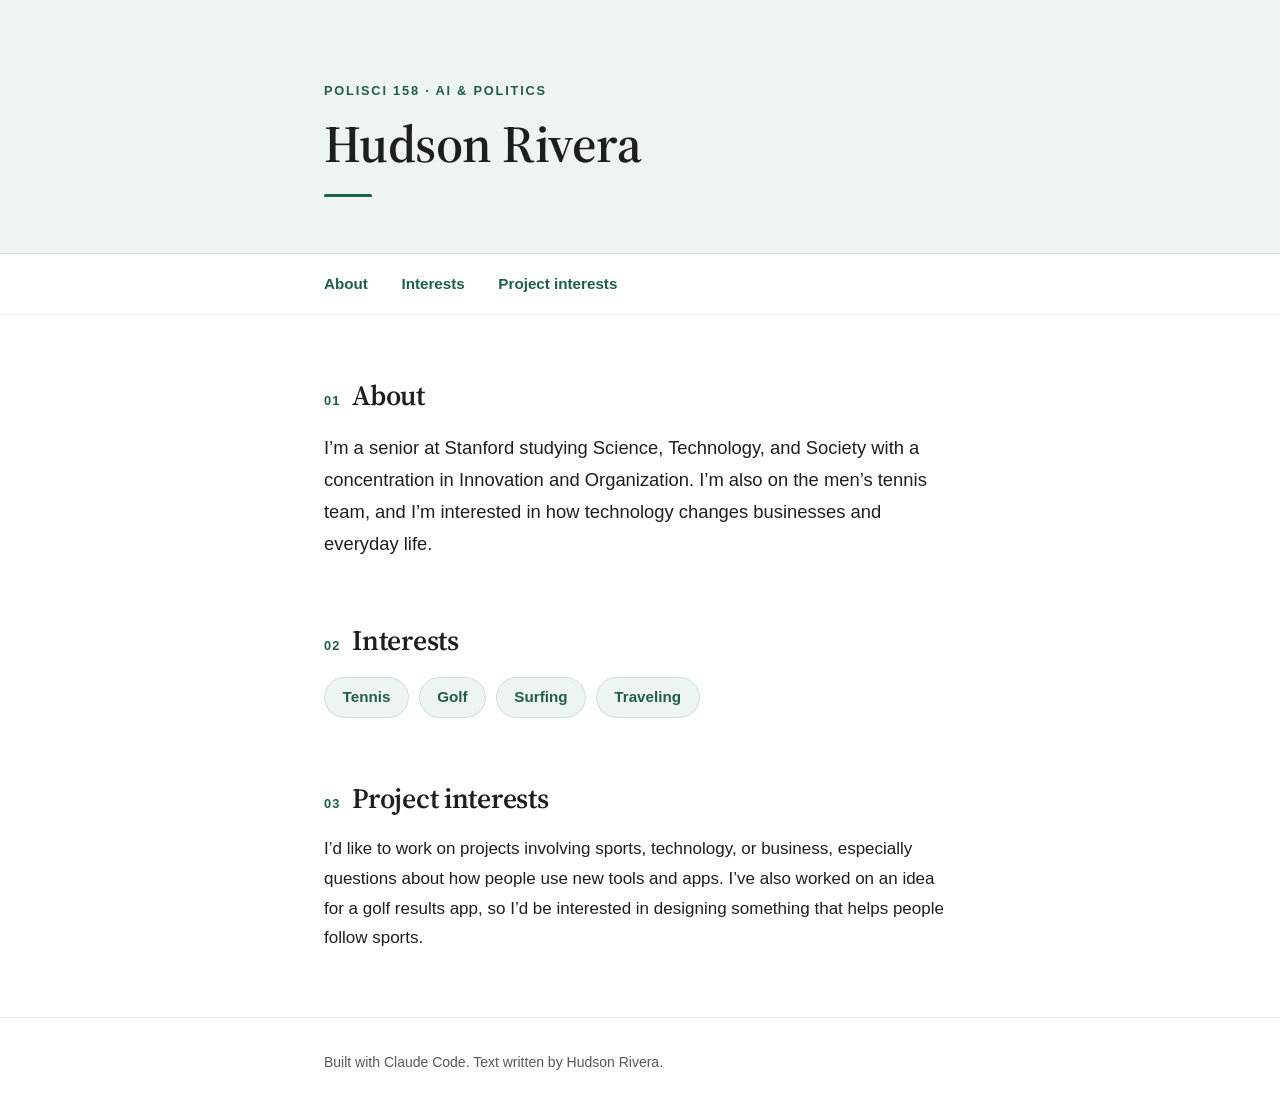
<file: index.html>
<!DOCTYPE html>
<html lang="en">
<head>
  <meta charset="utf-8">
  <meta name="viewport" content="width=device-width, initial-scale=1">
  <title>Hudson Rivera</title>
  <link rel="preconnect" href="https://fonts.googleapis.com">
  <link rel="preconnect" href="https://fonts.gstatic.com" crossorigin>
  <link rel="stylesheet" href="https://fonts.googleapis.com/css2?family=Source+Serif+4:opsz,wght@8..60,400;8..60,600&display=swap">
  <link rel="stylesheet" href="style.css">
</head>
<body>
  <header class="site-header">
    <div class="wrap">
      <p class="eyebrow">POLISCI 158 · AI &amp; Politics</p>
      <h1>Hudson Rivera</h1>
    </div>
  </header>

  <nav class="site-nav" aria-label="Sections">
    <div class="wrap">
      <ul>
        <li><a href="#about">About</a></li>
        <li><a href="#interests">Interests</a></li>
        <li><a href="#project-interests">Project interests</a></li>
      </ul>
    </div>
  </nav>

  <main class="wrap">
    <section id="about">
      <h2><span class="num" aria-hidden="true">01</span>About</h2>
      <p class="lead">I’m a senior at Stanford studying Science, Technology, and Society with a concentration in Innovation and Organization. I’m also on the men’s tennis team, and I’m interested in how technology changes businesses and everyday life.</p>
    </section>

    <section id="interests">
      <h2><span class="num" aria-hidden="true">02</span>Interests</h2>
      <ul class="tags">
        <li>Tennis</li>
        <li>Golf</li>
        <li>Surfing</li>
        <li>Traveling</li>
      </ul>
    </section>

    <section id="project-interests">
      <h2><span class="num" aria-hidden="true">03</span>Project interests</h2>
      <p>I’d like to work on projects involving sports, technology, or business, especially questions about how people use new tools and apps. I’ve also worked on an idea for a golf results app, so I’d be interested in designing something that helps people follow sports.</p>
    </section>
  </main>

  <footer class="site-footer">
    <div class="wrap">
      <p>Built with Claude Code. Text written by Hudson Rivera.</p>
    </div>
  </footer>
</body>
</html>
</file>
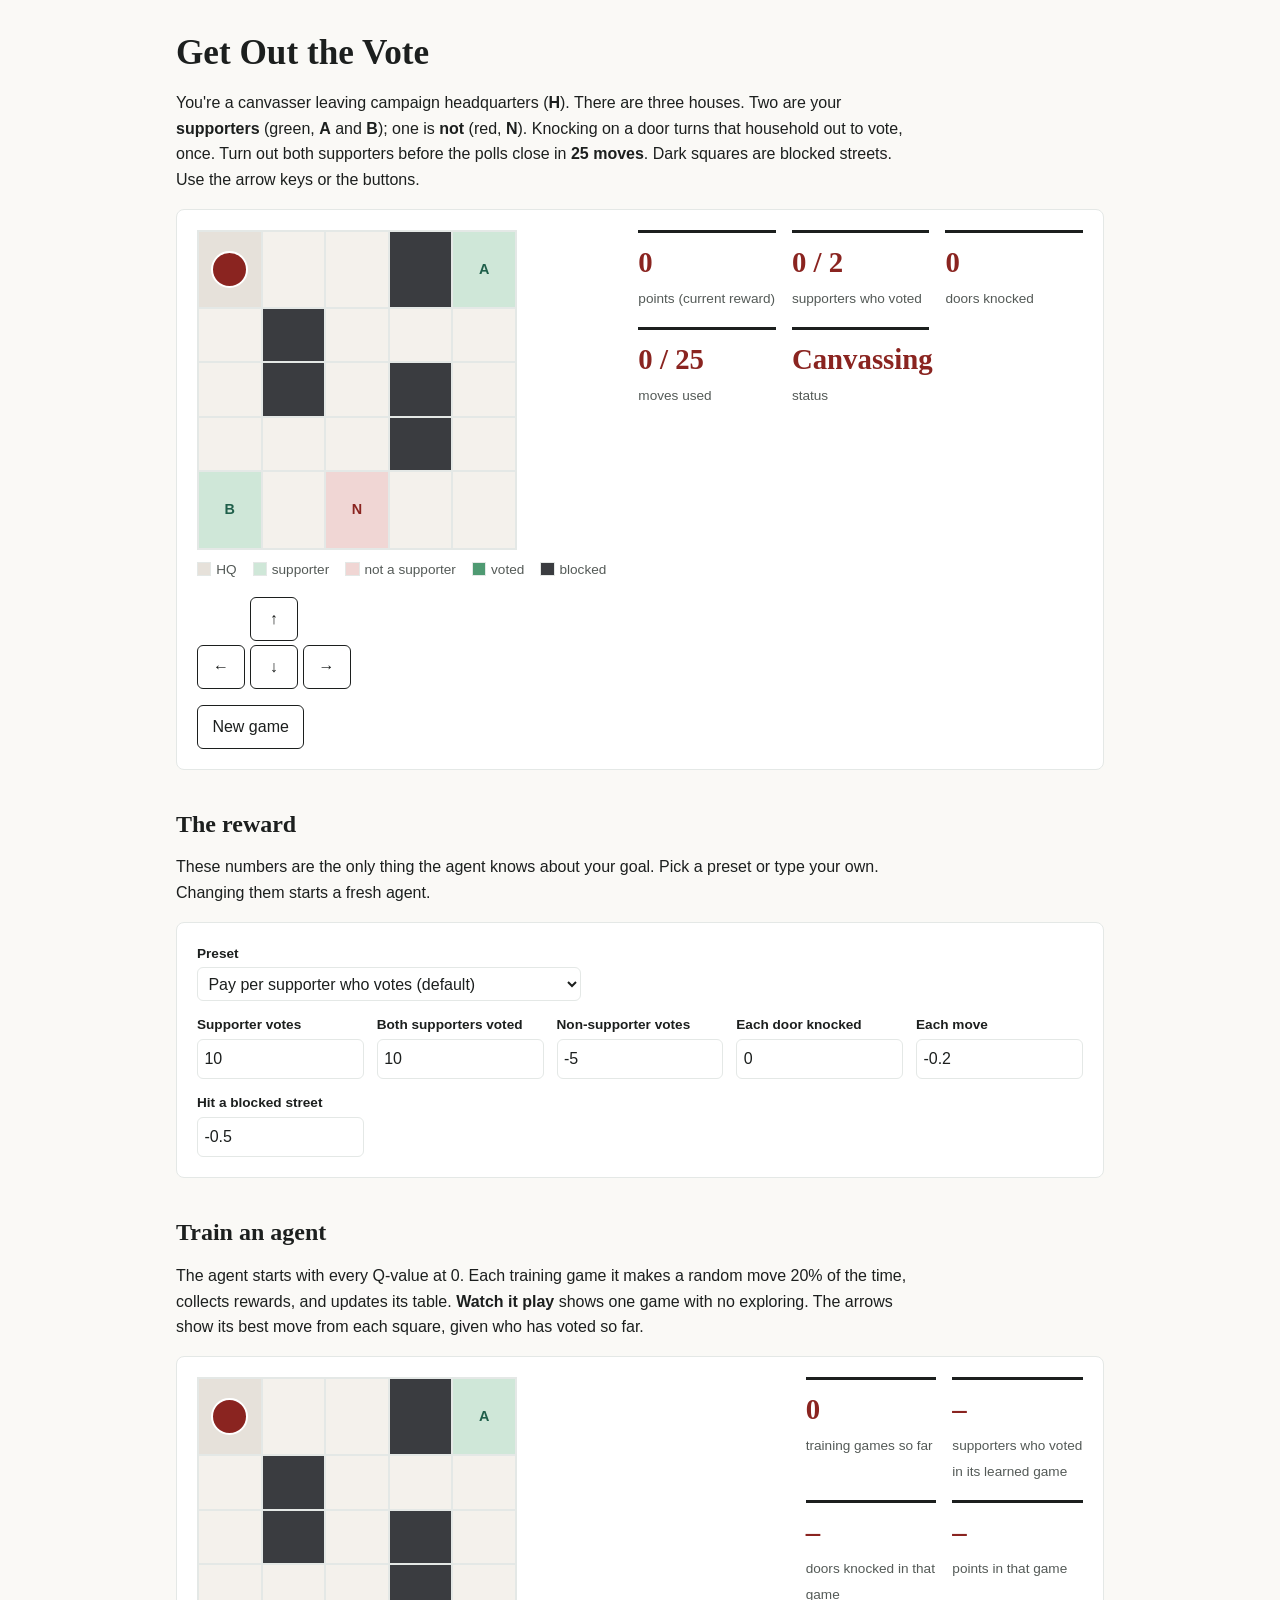
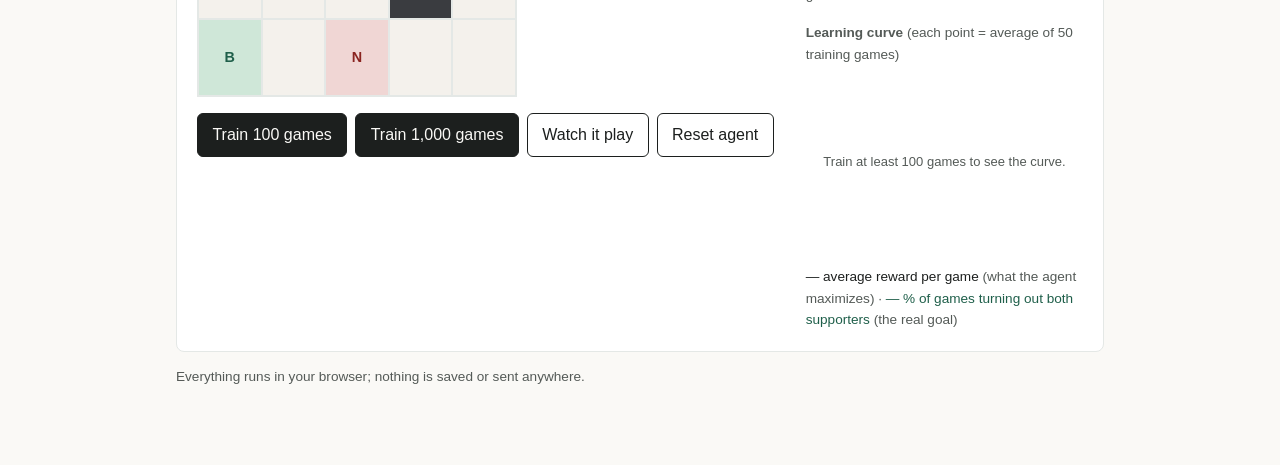
<file: rl-game/index.html>
<!doctype html>
<html lang="en">
<head>
<meta charset="utf-8">
<meta name="viewport" content="width=device-width, initial-scale=1">
<title>Get Out the Vote</title>
<style>
  :root {
    --text: #1c1f1e;
    --muted: #545a57;
    --bg: #faf9f6;
    --panel: #ffffff;
    --rule: #e4e8e6;
    --accent: #1f5f4a;
    --danger: #8a2420;
    --wall: #3a3c40;
    --cell: #f4f1ec;
    --hq: #e6e1da;
    --sup: #cfe7d8;
    --sup-done: #4f9a72;
    --opp: #f0d6d4;
    --opp-done: #b5524c;
    --agent: #8a2420;
    --serif: Georgia, "Times New Roman", serif;
    --sans: -apple-system, BlinkMacSystemFont, "Segoe UI", Roboto, Helvetica, Arial, sans-serif;
  }
  @media (prefers-color-scheme: dark) {
    :root {
      --text: #ecebe8; --muted: #a7aaa8; --bg: #161817; --panel: #1f2221; --rule: #333836;
      --accent: #6cc39a; --danger: #e07a73; --wall: #0b0c0d; --cell: #2a2d2c; --hq: #3b3d3b;
      --sup: #24473a; --sup-done: #4f9a72; --opp: #4d2a28; --opp-done: #b5524c; --agent: #e07a73;
    }
  }
  * { box-sizing: border-box; }
  body { margin: 0; background: var(--bg); color: var(--text); font-family: var(--sans); line-height: 1.6; }
  .wrap { max-width: 60rem; margin: 0 auto; padding: 2rem 16px 4rem; }
  h1, h2 { font-family: var(--serif); line-height: 1.2; }
  h1 { font-size: 2.2rem; margin: 0 0 .5rem; }
  h2 { font-size: 1.5rem; margin: 2.5rem 0 .5rem; }
  p { max-width: 46rem; }
  .card { background: var(--panel); border: 1px solid var(--rule); border-radius: 8px; padding: 1.25rem; }
  .row { display: flex; gap: 2rem; flex-wrap: wrap; align-items: flex-start; }
  .board { display: grid; grid-template-columns: repeat(5, 1fr); width: min(100%, 20rem); aspect-ratio: 1;
           border: 1px solid var(--rule); }
  .c { background: var(--cell); border: 1px solid var(--rule); display: grid; place-items: center;
       font-weight: 700; font-size: .9rem; position: relative; }
  .c.wall { background: var(--wall); }
  .c.hq { background: var(--hq); }
  .c.sup { background: var(--sup); color: var(--accent); }
  .c.sup.done { background: var(--sup-done); color: #fff; }
  .c.opp { background: var(--opp); color: var(--danger); }
  .c.opp.done { background: var(--opp-done); color: #fff; }
  .c .arrow { position: absolute; color: var(--muted); font-weight: 400; opacity: .7; }
  .c .dot { position: absolute; width: 60%; aspect-ratio: 1; border-radius: 50%; background: var(--agent);
            border: 2px solid #fff; }
  .legend { display: flex; flex-wrap: wrap; gap: .3rem 1rem; font-size: .85rem; color: var(--muted); margin-top: .6rem; }
  .sw { display: inline-block; width: .9rem; height: .9rem; border: 1px solid var(--rule); vertical-align: -2px; margin-right: .3rem; }
  .stats { display: grid; grid-template-columns: repeat(auto-fit, minmax(8rem, 1fr)); gap: 1rem; flex: 1; min-width: 16rem; }
  .stat { border-top: 3px solid var(--text); padding-top: .4rem; }
  .stat b { display: block; font-family: var(--serif); font-size: 1.8rem; color: var(--danger); }
  .stat span { font-size: .85rem; color: var(--muted); }
  .pad { display: grid; grid-template-columns: repeat(3, 3rem); gap: .3rem; margin-top: 1rem; }
  button, select, input { font: inherit; }
  button { padding: .5rem .9rem; border-radius: 6px; border: 1.5px solid var(--text); background: var(--panel);
           color: var(--text); cursor: pointer; }
  button.primary { background: var(--text); color: var(--bg); }
  select, input { padding: .4rem; border-radius: 6px; border: 1px solid var(--rule); background: var(--panel); color: var(--text); width: 100%; }
  label { font-size: .85rem; font-weight: 600; display: block; margin-bottom: .2rem; }
  .weights { display: grid; grid-template-columns: repeat(auto-fit, minmax(10rem, 1fr)); gap: .8rem; margin: .8rem 0 0; }
  .btns { display: flex; flex-wrap: wrap; gap: .5rem; margin-top: 1rem; }
  canvas { width: 100%; height: 200px; display: block; }
  .key { font-size: .85rem; color: var(--muted); }
  .note { font-size: .85rem; color: var(--muted); }
</style>
</head>
<body>
<div class="wrap">
  <h1>Get Out the Vote</h1>
  <p>You're a canvasser leaving campaign headquarters (<b>H</b>). There are three houses. Two are your
  <b>supporters</b> (green, <b>A</b> and <b>B</b>); one is <b>not</b> (red, <b>N</b>). Knocking on a door turns that
  household out to vote, once. Turn out both supporters before the polls close in <b>25 moves</b>.
  Dark squares are blocked streets. Use the arrow keys or the buttons.</p>

  <div class="card">
    <div class="row">
      <div>
        <div class="board" id="playBoard"></div>
        <div class="legend">
          <span><i class="sw" style="background:var(--hq)"></i>HQ</span>
          <span><i class="sw" style="background:var(--sup)"></i>supporter</span>
          <span><i class="sw" style="background:var(--opp)"></i>not a supporter</span>
          <span><i class="sw" style="background:var(--sup-done)"></i>voted</span>
          <span><i class="sw" style="background:var(--wall)"></i>blocked</span>
        </div>
        <div class="pad">
          <span></span><button data-a="0" aria-label="up">↑</button><span></span>
          <button data-a="3" aria-label="left">←</button><button data-a="1" aria-label="down">↓</button><button data-a="2" aria-label="right">→</button>
        </div>
        <div class="btns"><button id="newGame">New game</button></div>
      </div>
      <div class="stats">
        <div class="stat"><b id="pScore">0</b><span>points (current reward)</span></div>
        <div class="stat"><b id="pVoters">0 / 2</b><span>supporters who voted</span></div>
        <div class="stat"><b id="pDoors">0</b><span>doors knocked</span></div>
        <div class="stat"><b id="pMoves">0 / 25</b><span>moves used</span></div>
        <div class="stat"><b id="pStatus">Canvassing</b><span>status</span></div>
      </div>
    </div>
  </div>

  <h2>The reward</h2>
  <p>These numbers are the only thing the agent knows about your goal. Pick a preset or type your own.
  Changing them starts a fresh agent.</p>
  <div class="card">
    <label for="preset">Preset</label>
    <select id="preset" style="max-width:24rem">
      <option value="voters" selected>Pay per supporter who votes (default)</option>
      <option value="doors">Pay per door knocked</option>
    </select>
    <div class="weights" id="weights"></div>
  </div>

  <h2>Train an agent</h2>
  <p>The agent starts with every Q-value at 0. Each training game it makes a random move 20% of the time, collects
  rewards, and updates its table. <b>Watch it play</b> shows one game with no exploring. The arrows show its best move
  from each square, given who has voted so far.</p>

  <div class="card">
    <div class="row">
      <div>
        <div class="board" id="agentBoard"></div>
        <div class="btns">
          <button class="primary" id="train100">Train 100 games</button>
          <button class="primary" id="train1000">Train 1,000 games</button>
          <button id="watch">Watch it play</button>
          <button id="resetAgent">Reset agent</button>
        </div>
      </div>
      <div class="stats">
        <div class="stat"><b id="aGames">0</b><span>training games so far</span></div>
        <div class="stat"><b id="aVoters">–</b><span>supporters who voted in its learned game</span></div>
        <div class="stat"><b id="aDoors">–</b><span>doors knocked in that game</span></div>
        <div class="stat"><b id="aScore">–</b><span>points in that game</span></div>
        <div style="grid-column: 1 / -1">
          <div class="key"><b>Learning curve</b> (each point = average of 50 training games)</div>
          <canvas id="curve" width="600" height="200"></canvas>
          <div class="key"><span style="color:var(--text)">— average reward per game</span> (what the agent maximizes) ·
            <span style="color:var(--accent)">— % of games turning out both supporters</span> (the real goal)</div>
        </div>
      </div>
    </div>
  </div>
  <p class="note">Everything runs in your browser; nothing is saved or sent anywhere.</p>
</div>

<!-- Game + Q-learning engine. Plain JS so it also runs under Node for testing. -->
<script id="engine">
// ---- Reward: the points for one move. `ev` says what happened, `w` holds the numbers set on the page. ----
function reward(ev, w) {
  let r = w.move;                       // every move costs a little, so shorter routes are better
  if (ev.bump) r += w.bump;             // walking into a blocked street or the edge
  if (ev.knock) r += w.door;            // any door knocked, including repeat knocks
  if (ev.newSupporter) r += w.supporter; // a supporter turns out to vote (first knock only)
  if (ev.newOther) r += w.other;        // the non-supporter turns out to vote (first knock only)
  if (ev.goal) r += w.goal;             // both supporters have voted: the real goal
  return r;
}

const REWARD_TERMS = [
  ["supporter", "Supporter votes"], ["goal", "Both supporters voted"], ["other", "Non-supporter votes"],
  ["door", "Each door knocked"], ["move", "Each move"], ["bump", "Hit a blocked street"],
];
const PRESETS = {
  // What the campaign actually wants: its supporters turn out, and the other side doesn't.
  voters: { supporter: 10, goal: 10, other: -5, door: 0, move: -0.2, bump: -0.5 },
  // Sounds reasonable ("reward effort; doors knocked is easy to count") but is gameable:
  // knocking the same door again counts every time, and so does the non-supporter's door.
  doors:  { supporter: 0, goal: 0, other: 0, door: 2, move: -0.2, bump: -0.5 },
};

const W = 5, H = 5, MAX_MOVES = 25;
// # blocked, H headquarters, A/B supporters, N non-supporter, . street
const MAP = [
  "H..#A",
  ".#...",
  ".#.#.",
  "...#.",
  "B.N..",
];
const HOUSES = ["A", "B", "N"];           // bit 0, bit 1, bit 2 of `voted`
const SUPPORTER_BITS = 0b011, OTHER_BIT = 0b100;
const MOVES = [[0, -1], [0, 1], [1, 0], [-1, 0]]; // up, down, right, left
const ARROWS = ["↑", "↓", "→", "←"];

// State = canvasser's square x which of the 3 houses have voted (8 combinations).
// 20 open squares x 8 = 160 reachable states (200 slots in the table).
const N_STATES = 8 * W * H, N_ACTIONS = 4;
function stateIndex(g) { return (g.voted * H + g.y) * W + g.x; }

function newGame() { return { x: 0, y: 0, voted: 0, moves: 0, doors: 0, done: false }; }
function tile(x, y) { return MAP[y][x]; }
function supportersVoted(g) { return (g.voted & 1) + ((g.voted >> 1) & 1); }

// Apply one move; returns the event record that reward() reads.
function step(g, a) {
  const [dx, dy] = MOVES[a];
  const nx = g.x + dx, ny = g.y + dy;
  const ev = { bump: false, knock: false, newSupporter: false, newOther: false, goal: false };
  if (nx < 0 || ny < 0 || nx >= W || ny >= H || tile(nx, ny) === "#") {
    ev.bump = true;
  } else {
    g.x = nx; g.y = ny;
    const h = HOUSES.indexOf(tile(nx, ny));
    if (h >= 0) {
      ev.knock = true; g.doors++;
      const bit = 1 << h;
      if (!(g.voted & bit)) {           // each household turns out once
        g.voted |= bit;
        if (bit === OTHER_BIT) ev.newOther = true; else ev.newSupporter = true;
        if ((g.voted & SUPPORTER_BITS) === SUPPORTER_BITS) ev.goal = true;
      }
    }
  }
  g.moves++;
  if (ev.goal || g.moves >= MAX_MOVES) g.done = true;
  return ev;
}

function makeRng(seed) { // mulberry32: seeded, so results are reproducible
  let s = seed >>> 0;
  return () => { s = (s + 0x6D2B79F5) >>> 0; let t = s; t = Math.imul(t ^ (t >>> 15), t | 1);
    t ^= t + Math.imul(t ^ (t >>> 7), t | 61); return ((t ^ (t >>> 14)) >>> 0) / 4294967296; };
}

// ---- Tabular Q-learning agent ----
const EPSILON = 0.2, ALPHA = 0.2, GAMMA = 0.95, SEED = 158;
function makeAgent(weights, seed = SEED) {
  return { w: { ...weights }, rng: makeRng(seed), Q: new Float64Array(N_STATES * N_ACTIONS), games: 0, history: [] };
}
// Best action in state s; ties broken at random.
function greedy(agent, s) {
  let best = [], bv = -Infinity;
  for (let a = 0; a < N_ACTIONS; a++) {
    const v = agent.Q[s * N_ACTIONS + a];
    if (v > bv) { bv = v; best = [a]; } else if (v === bv) best.push(a);
  }
  return best.length === 1 ? best[0] : best[Math.floor(agent.rng() * best.length)];
}
function maxQ(agent, s) { let m = -Infinity; for (let a = 0; a < N_ACTIONS; a++) m = Math.max(m, agent.Q[s * N_ACTIONS + a]); return m; }

function trainOne(agent) {
  const g = newGame();
  let total = 0;
  while (!g.done) {
    const s = stateIndex(g);
    const a = agent.rng() < EPSILON ? Math.floor(agent.rng() * N_ACTIONS) : greedy(agent, s);
    const ev = step(g, a), r = reward(ev, agent.w);
    total += r;
    // Only reaching the goal truly ends the game. Running out of moves just cuts it off: the agent can't see
    // the clock, so we still look ahead from where it stands instead of treating that square as an ending.
    const target = ev.goal ? r : r + GAMMA * maxQ(agent, stateIndex(g));
    const i = s * N_ACTIONS + a;
    agent.Q[i] += ALPHA * (target - agent.Q[i]); // Q-learning update
  }
  agent.games++;
  agent.history.push({ points: total, goal: (g.voted & SUPPORTER_BITS) === SUPPORTER_BITS ? 1 : 0 });
}
function train(agent, n) { for (let i = 0; i < n; i++) trainOne(agent); }

// One game with no exploring: what the agent has actually learned.
function playGreedy(agent) {
  const g = newGame(), path = [{ x: g.x, y: g.y, voted: g.voted }];
  let points = 0;
  while (!g.done) {
    points += reward(step(g, greedy(agent, stateIndex(g))), agent.w);
    path.push({ x: g.x, y: g.y, voted: g.voted });
  }
  return { points, supporters: supportersVoted(g), other: !!(g.voted & OTHER_BIT), doors: g.doors, moves: g.moves, path };
}

if (typeof module !== "undefined") module.exports = { reward, PRESETS, makeAgent, train, playGreedy, newGame, step, MAP };
</script>

<script>
(() => {
  const $ = (id) => document.getElementById(id);
  const fmt = (n) => (Math.round(n * 10) / 10).toString();

  // ---- Reward controls ----
  $("weights").innerHTML = REWARD_TERMS.map(([k, label]) =>
    `<div><label for="w-${k}">${label}</label><input type="number" step="0.1" id="w-${k}"></div>`).join("");
  function setWeights(w) { for (const [k] of REWARD_TERMS) $("w-" + k).value = w[k]; }
  function getWeights() {
    const w = {}; for (const [k] of REWARD_TERMS) w[k] = parseFloat($("w-" + k).value) || 0; return w;
  }

  function drawBoard(el, opts) {
    el.innerHTML = "";
    for (let y = 0; y < H; y++) for (let x = 0; x < W; x++) {
      const t = MAP[y][x], d = document.createElement("div");
      d.className = "c";
      const h = HOUSES.indexOf(t);
      if (t === "#") d.classList.add("wall");
      else if (t === "H") { d.classList.add("hq"); d.textContent = "H"; }
      else if (h >= 0) {
        d.classList.add(t === "N" ? "opp" : "sup"); d.textContent = t;
        if (opts.voted & (1 << h)) d.classList.add("done");
      }
      if (opts.agent && opts.agent.games > 0 && t !== "#" && !d.textContent && !(x === opts.x && y === opts.y)) {
        const s = (opts.voted * H + y) * W + x, qs = opts.agent.Q.slice(s * 4, s * 4 + 4);
        if (qs.some((v) => v !== 0)) {
          const ar = document.createElement("span"); ar.className = "arrow";
          ar.textContent = ARROWS[qs.indexOf(Math.max(...qs))]; d.appendChild(ar);
        }
      }
      if (x === opts.x && y === opts.y) { const dot = document.createElement("span"); dot.className = "dot"; d.appendChild(dot); }
      el.appendChild(d);
    }
  }

  // ---- Human play ----
  let pg, pPoints;
  function resetPlay() { pg = newGame(); pPoints = 0; renderPlay(); }
  function renderPlay() {
    drawBoard($("playBoard"), { x: pg.x, y: pg.y, voted: pg.voted });
    $("pScore").textContent = fmt(pPoints);
    $("pVoters").textContent = `${supportersVoted(pg)} / 2`;
    $("pDoors").textContent = pg.doors;
    $("pMoves").textContent = `${pg.moves} / ${MAX_MOVES}`;
    $("pStatus").textContent = !pg.done ? "Canvassing" : supportersVoted(pg) === 2 ? "Both voted!" : "Polls closed";
  }
  function humanMove(a) {
    if (pg.done) return;
    pPoints += reward(step(pg, a), getWeights());
    renderPlay();
  }
  document.querySelectorAll(".pad button").forEach((b) => b.addEventListener("click", () => humanMove(+b.dataset.a)));
  const KEYS = { ArrowUp: 0, ArrowDown: 1, ArrowRight: 2, ArrowLeft: 3 };
  document.addEventListener("keydown", (e) => {
    if (e.key in KEYS && !/SELECT|INPUT/.test(document.activeElement.tagName)) { e.preventDefault(); humanMove(KEYS[e.key]); }
  });
  $("newGame").addEventListener("click", resetPlay);

  // ---- Agent ----
  let agent, anim = null;
  function resetAgent() {
    stopAnim();
    agent = makeAgent(getWeights());
    ["aVoters", "aDoors", "aScore"].forEach((id) => ($(id).textContent = "–"));
    renderAgent();
  }
  function renderAgent(pos) {
    drawBoard($("agentBoard"), { ...(pos || { x: 0, y: 0, voted: 0 }), agent });
    $("aGames").textContent = agent.games.toLocaleString();
    drawCurve();
  }
  function showLearned() {
    const r = playGreedy(agent);
    $("aVoters").textContent = `${r.supporters} / 2`;
    $("aDoors").textContent = r.doors;
    $("aScore").textContent = fmt(r.points);
    return r;
  }
  function doTrain(n) { stopAnim(); train(agent, n); showLearned(); renderAgent(); }
  $("train100").addEventListener("click", () => doTrain(100));
  $("train1000").addEventListener("click", () => doTrain(1000));
  $("resetAgent").addEventListener("click", resetAgent);
  $("watch").addEventListener("click", () => {
    stopAnim();
    const { path } = showLearned();
    let i = 0;
    renderAgent(path[0]);
    anim = setInterval(() => { if (++i >= path.length) return stopAnim(); renderAgent(path[i]); }, 200);
  });
  function stopAnim() { if (anim) { clearInterval(anim); anim = null; } }

  function drawCurve() {
    const cv = $("curve"), ctx = cv.getContext("2d");
    const dpr = window.devicePixelRatio || 1, w = cv.clientWidth || 600, h = 200;
    cv.width = w * dpr; cv.height = h * dpr; ctx.setTransform(dpr, 0, 0, dpr, 0, 0);
    ctx.clearRect(0, 0, w, h);
    const css = getComputedStyle(document.documentElement);
    const col = (v) => css.getPropertyValue(v).trim();
    const hist = agent.history, B = 50, n = Math.floor(hist.length / B);
    if (n < 2) {
      ctx.fillStyle = col("--muted"); ctx.font = "13px sans-serif"; ctx.textAlign = "center";
      ctx.fillText("Train at least 100 games to see the curve.", w / 2, h / 2); return;
    }
    const avg = (k) => Array.from({ length: n }, (_, i) => {
      let s = 0; for (let j = i * B; j < (i + 1) * B; j++) s += hist[j][k]; return s / B; });
    const series = [
      { d: avg("points"), c: col("--text") },
      { d: avg("goal"), c: col("--accent"), lo: 0, hi: 1 },
    ];
    ctx.strokeStyle = col("--rule"); ctx.beginPath(); ctx.moveTo(0, h - 1); ctx.lineTo(w, h - 1); ctx.stroke();
    for (const s of series) {
      const lo = s.lo ?? Math.min(0, ...s.d), hi = s.hi ?? Math.max(...s.d, 1);
      ctx.strokeStyle = s.c; ctx.lineWidth = 2; ctx.beginPath();
      s.d.forEach((v, i) => { const X = (i / (n - 1)) * (w - 8) + 4, Y = h - 6 - ((v - lo) / (hi - lo)) * (h - 12);
        i ? ctx.lineTo(X, Y) : ctx.moveTo(X, Y); });
      ctx.stroke();
    }
  }

  $("preset").addEventListener("change", () => { setWeights(PRESETS[$("preset").value]); resetPlay(); resetAgent(); });
  $("weights").addEventListener("change", () => { resetPlay(); resetAgent(); });
  window.addEventListener("resize", drawCurve);
  setWeights(PRESETS.voters); resetPlay(); resetAgent();
})();
</script>
</body>
</html>
</file>
<file: style.css>
:root {
  --text: #1c1f1e;
  --muted: #545a57;
  --bg: #ffffff;
  --accent: #1f5f4a;
  --accent-tint: #eef4f1;
  --accent-soft: #cfe0d8;
  --rule: #e4e8e6;
  --serif: "Source Serif 4", Georgia, "Times New Roman", serif;
  --sans: -apple-system, BlinkMacSystemFont, "Segoe UI", Roboto, Helvetica, Arial, sans-serif;
}

*,
*::before,
*::after {
  box-sizing: border-box;
}

html {
  scroll-behavior: smooth;
}

@media (prefers-reduced-motion: reduce) {
  html {
    scroll-behavior: auto;
  }
}

body {
  margin: 0;
  background: var(--bg);
  color: var(--text);
  font-family: var(--sans);
  font-size: 1.0625rem;
  line-height: 1.75;
  -webkit-font-smoothing: antialiased;
}

.wrap {
  max-width: 42rem;
  margin: 0 auto;
  padding: 0 1.25rem;
}

h1,
h2 {
  font-family: var(--serif);
  font-weight: 600;
  line-height: 1.15;
  letter-spacing: -0.01em;
}

/* Header */
.site-header {
  padding: 5rem 0 3.5rem;
  background: var(--accent-tint);
  border-bottom: 1px solid var(--accent-soft);
}

.eyebrow {
  margin: 0 0 0.75rem;
  color: var(--accent);
  font-size: 0.8rem;
  font-weight: 600;
  letter-spacing: 0.14em;
  text-transform: uppercase;
}

h1 {
  margin: 0;
  font-size: 3.25rem;
}

h1::after {
  content: "";
  display: block;
  width: 3rem;
  height: 3px;
  margin-top: 1.25rem;
  background: var(--accent);
  border-radius: 2px;
}

/* Navigation */
.site-nav {
  position: sticky;
  top: 0;
  z-index: 10;
  background: rgba(255, 255, 255, 0.92);
  backdrop-filter: blur(8px);
  -webkit-backdrop-filter: blur(8px);
  border-bottom: 1px solid var(--rule);
}

.site-nav ul {
  display: flex;
  flex-wrap: wrap;
  gap: 0.25rem 0.5rem;
  margin: 0;
  padding: 0.75rem 0;
  list-style: none;
}

.site-nav a {
  display: inline-block;
  padding: 0.3rem 0.8rem;
  border-radius: 999px;
  color: var(--accent);
  font-size: 0.95rem;
  font-weight: 600;
  text-decoration: none;
  transition: background-color 0.15s ease;
}

.site-nav li:first-child a {
  margin-left: -0.8rem;
}

.site-nav a:hover {
  background: var(--accent-tint);
}

a:focus-visible {
  outline: 2px solid var(--accent);
  outline-offset: 2px;
}

/* Sections */
main {
  padding-bottom: 2rem;
}

section {
  padding-top: 4rem;
  scroll-margin-top: 4rem;
}

h2 {
  display: flex;
  align-items: baseline;
  gap: 0.75rem;
  margin: 0 0 1.25rem;
  font-size: 1.75rem;
}

.num {
  color: var(--accent);
  font-family: var(--sans);
  font-size: 0.8rem;
  font-weight: 600;
  letter-spacing: 0.08em;
}

section p {
  margin: 0;
}

.lead {
  font-size: 1.15rem;
}

/* Interests */
.tags {
  display: flex;
  flex-wrap: wrap;
  gap: 0.6rem;
  margin: 0;
  padding: 0;
  list-style: none;
}

.tags li {
  padding: 0.4rem 1.1rem;
  border: 1px solid var(--accent-soft);
  border-radius: 999px;
  background: var(--accent-tint);
  color: var(--accent);
  font-weight: 600;
  font-size: 0.95rem;
}

/* Footer */
.site-footer {
  margin-top: 4rem;
  padding: 2rem 0 2.5rem;
  border-top: 1px solid var(--rule);
  color: var(--muted);
  font-size: 0.875rem;
}

.site-footer p {
  margin: 0;
}

@media (max-width: 30rem) {
  .site-header {
    padding: 3.5rem 0 2.5rem;
  }

  h1 {
    font-size: 2.5rem;
  }

  section {
    padding-top: 3rem;
  }

  .lead {
    font-size: 1.0625rem;
  }
}
</file>
